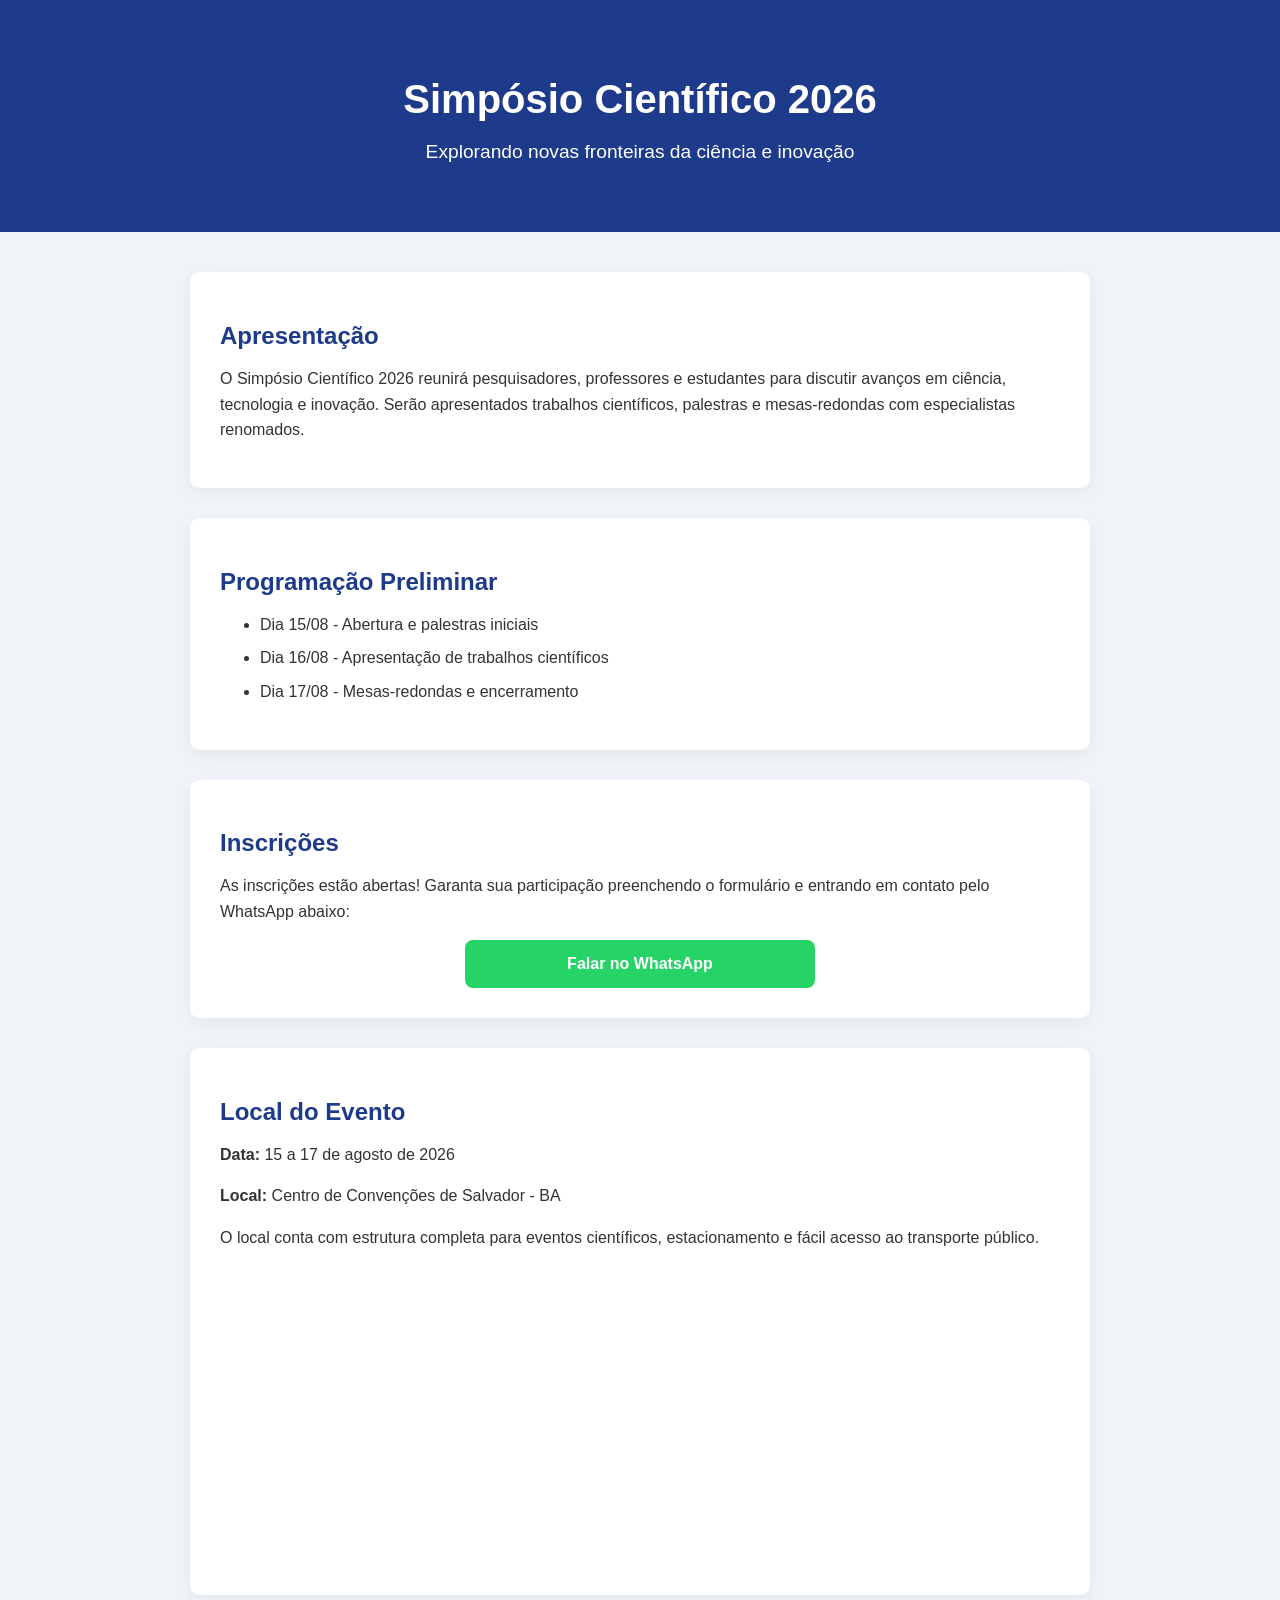
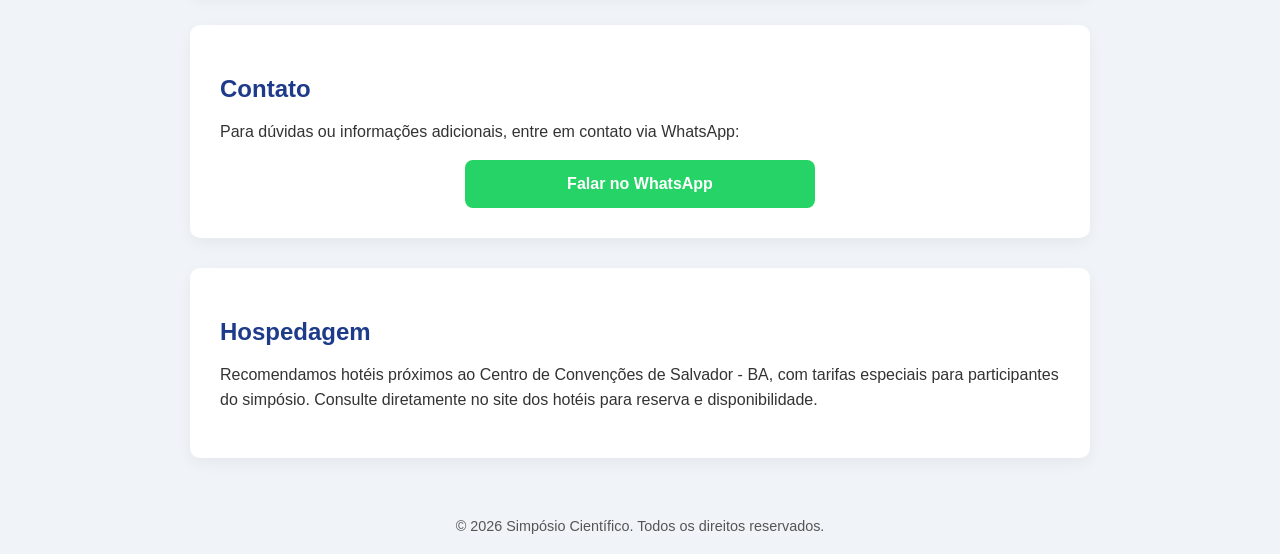
<file: readme.html>
<!DOCTYPE html>
<html lang="pt-BR">
<head>
  <meta charset="UTF-8">
  <meta name="viewport" content="width=device-width, initial-scale=1.0">
  <title>Simpósio Científico 2026</title>
  <style>
    body {
      font-family: Arial, sans-serif;
      margin: 0;
      background-color: #f0f4f8;
      color: #333;
    }

    header {
      background-color: #1E3A8A;
      color: #fff;
      text-align: center;
      padding: 50px 20px;
    }

    header h1 {
      font-size: 2.5rem;
      margin-bottom: 10px;
    }

    header p {
      font-size: 1.2rem;
    }

    .container {
      max-width: 900px;
      margin: 40px auto;
      padding: 0 20px;
    }

    .section {
      background: #fff;
      padding: 30px;
      border-radius: 10px;
      margin-bottom: 30px;
      box-shadow: 0 5px 15px rgba(0,0,0,0.05);
    }

    .section h2 {
      color: #1E3A8A;
      margin-bottom: 15px;
    }

    .section p, .section ul {
      line-height: 1.6;
      margin-bottom: 15px;
    }

    .section ul li {
      margin-bottom: 8px;
    }

    .whatsapp-btn {
      display: block;
      width: 100%;
      max-width: 300px;
      margin: 15px auto 0;
      background-color: #25D366;
      color: #fff;
      text-decoration: none;
      padding: 15px 25px;
      border-radius: 8px;
      font-weight: bold;
      text-align: center;
      transition: background-color 0.3s ease;
    }

    .whatsapp-btn:hover {
      background-color: #1ebe57;
    }

    footer {
      text-align: center;
      padding: 20px;
      font-size: 0.9rem;
      color: #555;
    }

    /* Media queries para responsividade */
    @media(max-width: 600px) {
      header h1 { font-size: 1.8rem; }
      header p { font-size: 1rem; }
      .whatsapp-btn { padding: 12px 20px; }
      .section { padding: 20px; }
    }

    @media(max-width: 400px) {
      header h1 { font-size: 1.5rem; }
      .section p, .section ul { font-size: 0.95rem; }
      .whatsapp-btn { font-size: 0.95rem; padding: 10px 15px; }
    }
  </style>
</head>
<body>

  <header>
    <h1>Simpósio Científico 2026</h1>
    <p>Explorando novas fronteiras da ciência e inovação</p>
  </header>

  <div class="container">

    <!-- Apresentação -->
    <div class="section" id="apresentacao">
      <h2>Apresentação</h2>
      <p>O Simpósio Científico 2026 reunirá pesquisadores, professores e estudantes para discutir avanços em ciência, tecnologia e inovação. Serão apresentados trabalhos científicos, palestras e mesas-redondas com especialistas renomados.</p>
    </div>

    <!-- Programação Preliminar -->
    <div class="section" id="programacao">
      <h2>Programação Preliminar</h2>
      <ul>
        <li>Dia 15/08 - Abertura e palestras iniciais</li>
        <li>Dia 16/08 - Apresentação de trabalhos científicos</li>
        <li>Dia 17/08 - Mesas-redondas e encerramento</li>
      </ul>
    </div>

    <!-- Inscrições -->
    <div class="section" id="inscricoes">
      <h2>Inscrições</h2>
      <p>As inscrições estão abertas! Garanta sua participação preenchendo o formulário e entrando em contato pelo WhatsApp abaixo:</p>
      <a href="https://wa.me/5511987654321?text=Olá,%20quero%20me%20inscrever%20no%20Simpósio%20Científico%202026" target="_blank" class="whatsapp-btn">Falar no WhatsApp</a>
    </div>

    <!-- Local do Evento -->
    <div class="section" id="local">
      <h2>Local do Evento</h2>
      <p><strong>Data:</strong> 15 a 17 de agosto de 2026</p>
      <p><strong>Local:</strong> Centro de Convenções de Salvador - BA</p>
      <p>O local conta com estrutura completa para eventos científicos, estacionamento e fácil acesso ao transporte público.</p>

      <!-- Google Maps Embed -->
      <div style="width:100%; height:300px; margin-top:15px;">
        <iframe 
          src="https://www.google.com/maps/embed?pb=!1m18!1m12!1m3!1d3936.782235940253!2d-38.49529518468157!3d-12.96850779046779!2m3!1f0!2f0!3f0!3m2!1i1024!2i768!4f13.1!3m3!1m2!1s0x7162505b1b2a1b%3A0x99a4c6e7b5b6dc87!2sCentro%20de%20Conven%C3%A7%C3%B5es%20de%20Salvador!5e0!3m2!1spt-BR!2sbr!4v1706968838400!5m2!1spt-BR!2sbr" 
          width="100%" 
          height="100%" 
          style="border:0;" 
          allowfullscreen="" 
          loading="lazy" 
          referrerpolicy="no-referrer-when-downgrade">
        </iframe>
      </div>
    </div>

    <!-- Contato -->
    <div class="section" id="contato">
      <h2>Contato</h2>
      <p>Para dúvidas ou informações adicionais, entre em contato via WhatsApp:</p>
      <a href="https://wa.me/5511987654321?text=Olá,%20tenho%20uma%20dúvida%20sobre%20o%20Simpósio%20Científico%202026" target="_blank" class="whatsapp-btn">Falar no WhatsApp</a>
    </div>

    <!-- Hospedagem -->
    <div class="section" id="hospedagem">
      <h2>Hospedagem</h2>
      <p>Recomendamos hotéis próximos ao Centro de Convenções de Salvador - BA, com tarifas especiais para participantes do simpósio. Consulte diretamente no site dos hotéis para reserva e disponibilidade.</p>
    </div>

  </div>

  <footer>
    &copy; 2026 Simpósio Científico. Todos os direitos reservados.
  </footer>

</body>
</html>
</file>
